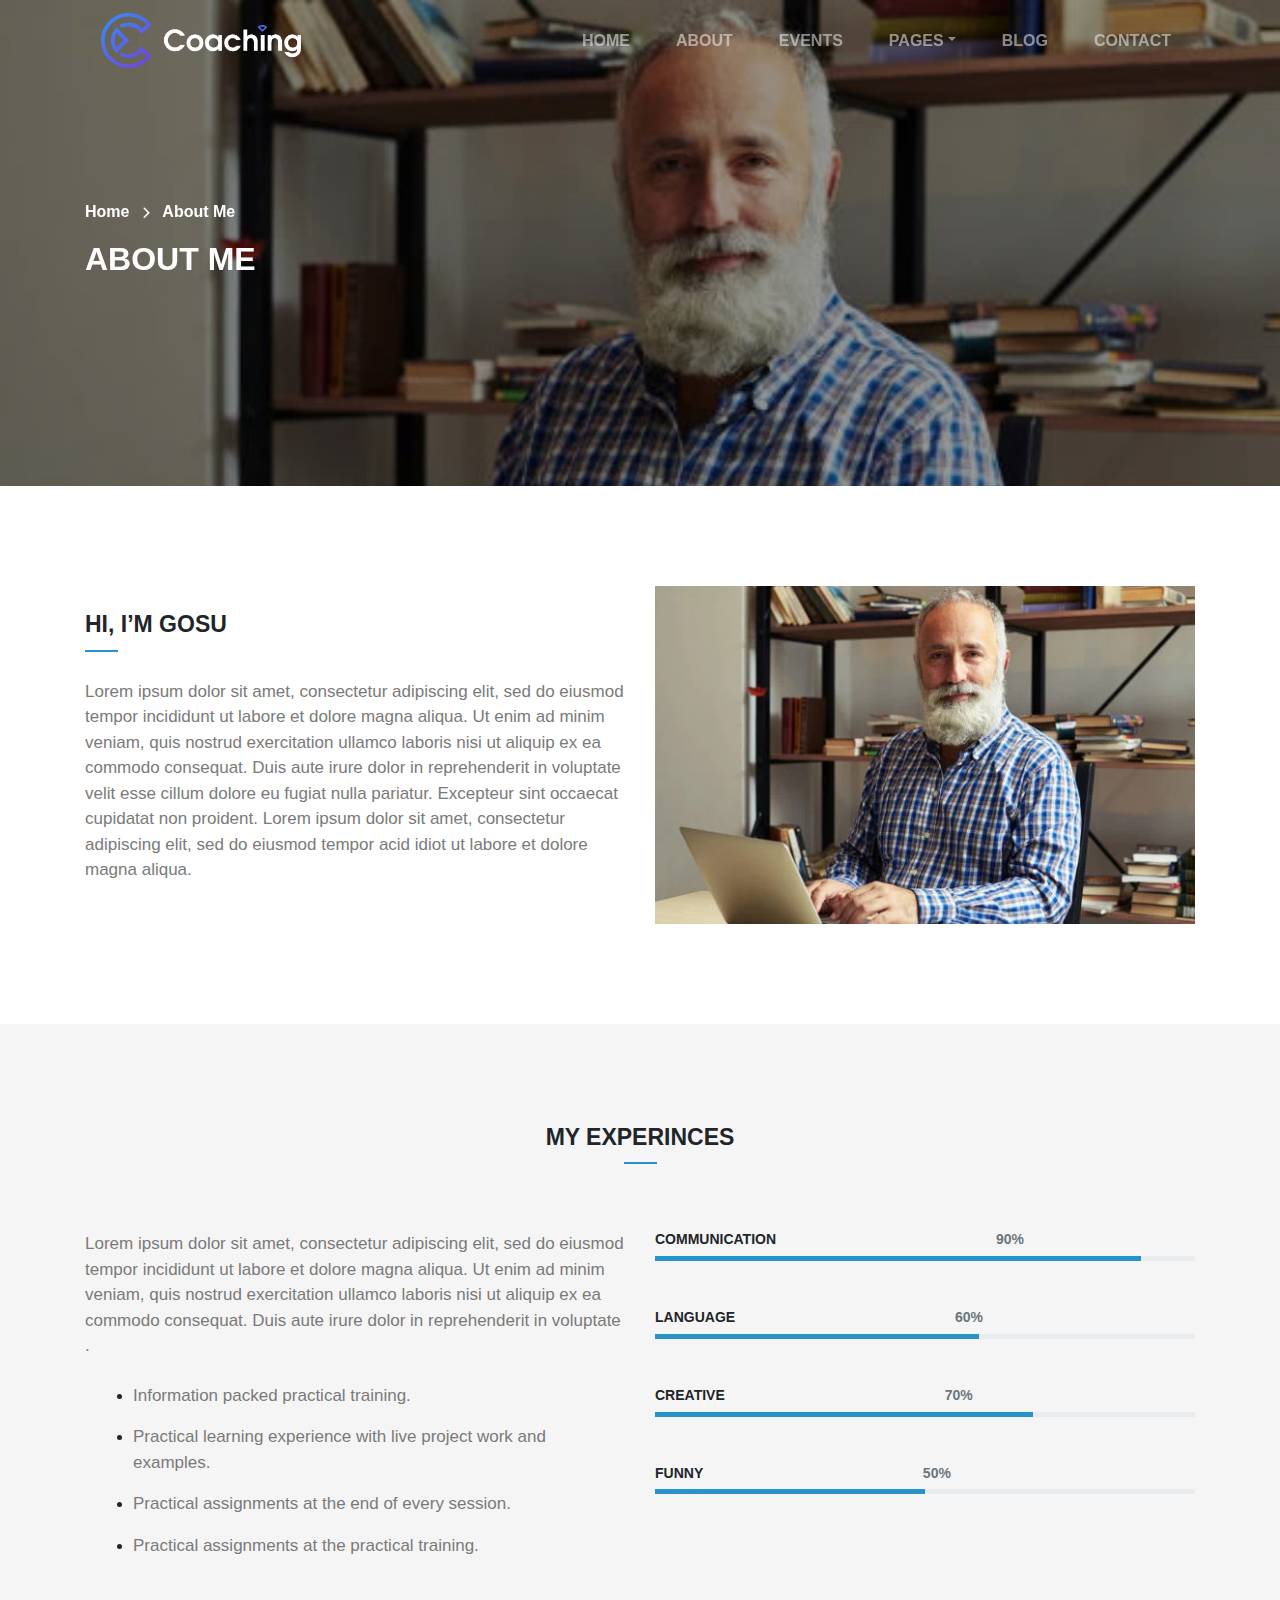
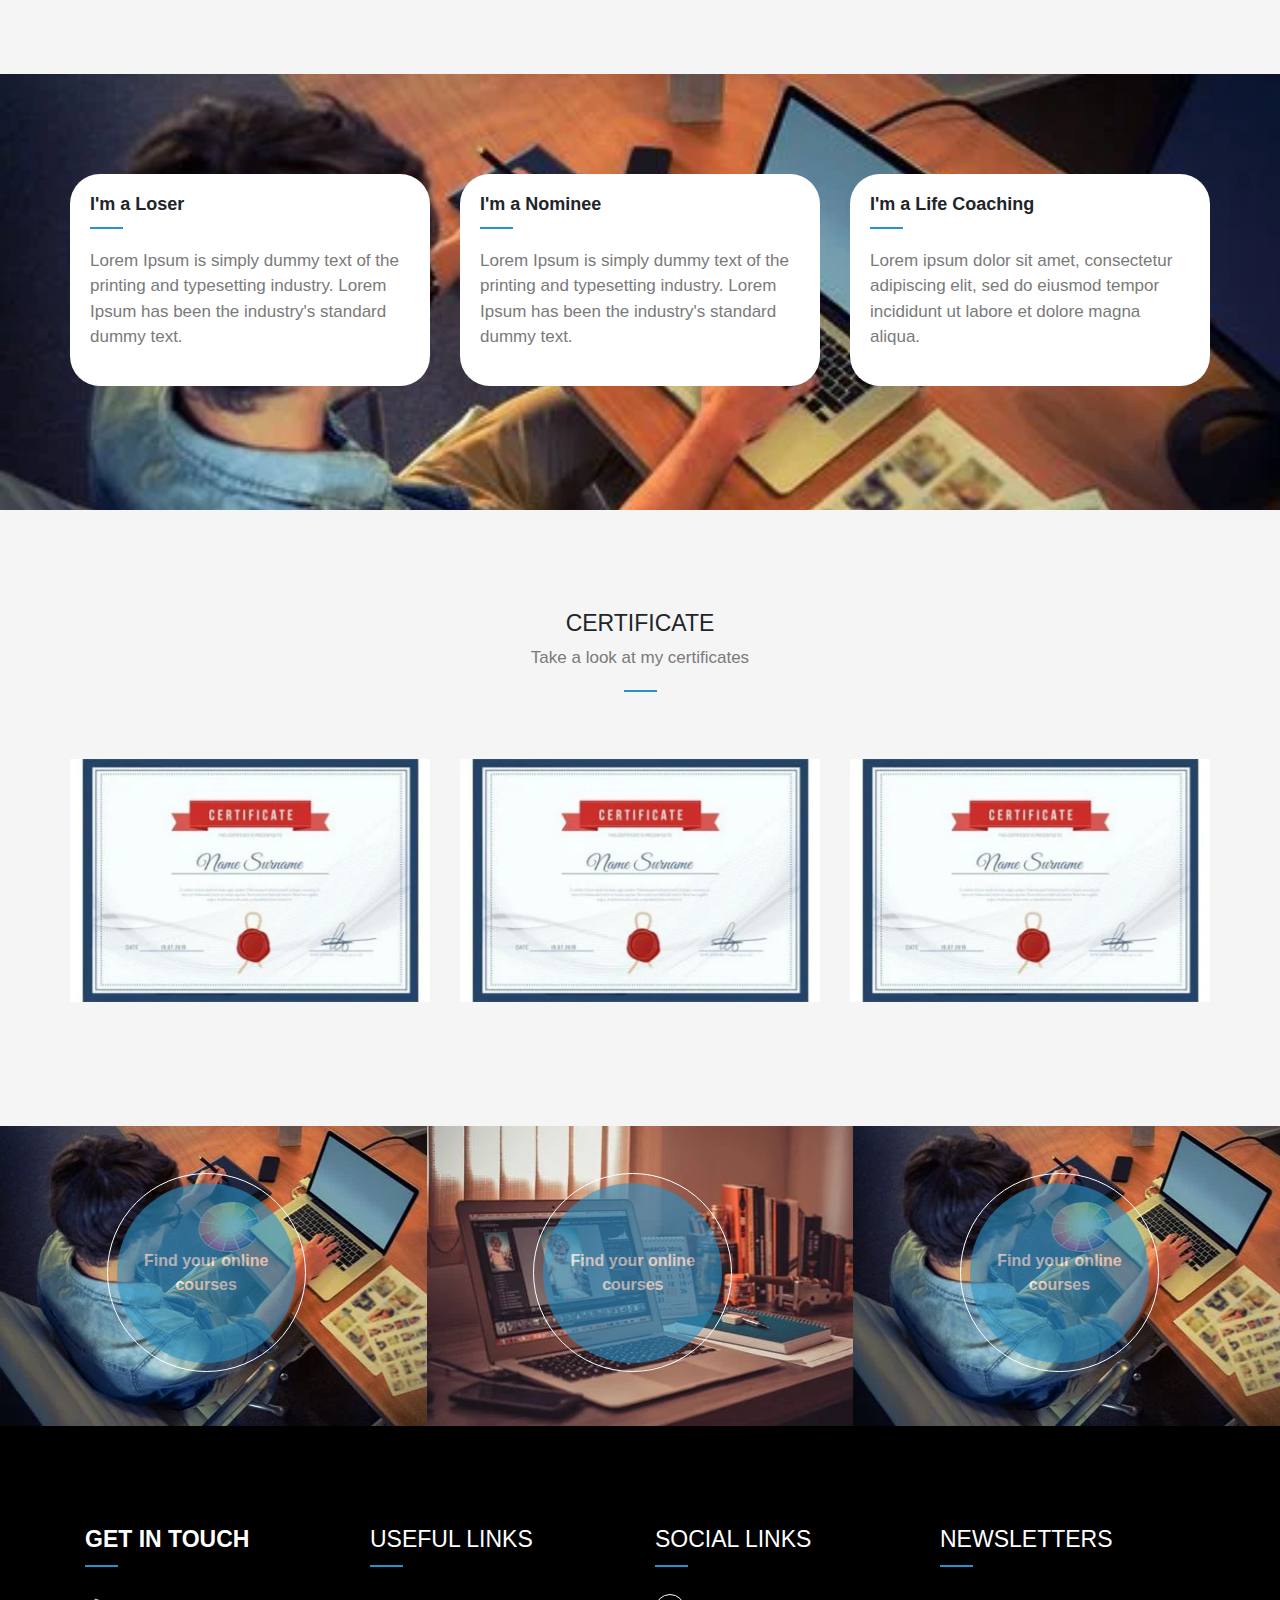
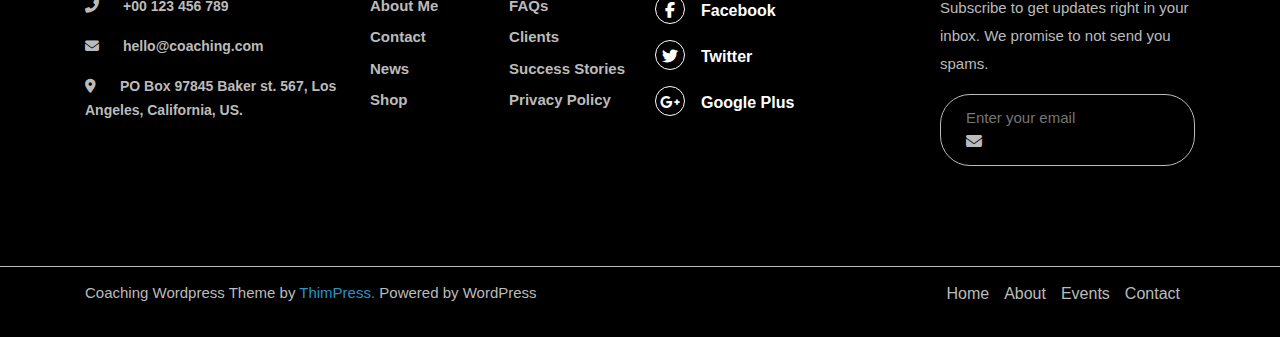
<file: demo coaching/index.html>
<!DOCTYPE html>
<html>

<head>
  <title>demo coaching</title>
  <meta charset="utf-8">
  <meta nam="viewport" content="width=device-width,initial-scale=1">
  <link rel="preconnect" href="https://fonts.googleapis.com">
  <link rel="stylesheet" href="https://cdnjs.cloudflare.com/ajax/libs/font-awesome/6.2.0/css/all.min.css">
  <link rel="stylesheet" href="https://cdnjs.cloudflare.com/ajax/libs/OwlCarousel2/2.3.4/assets/owl.carousel.min.css" />

  <link rel="stylesheet" href="css/bootstrap.min.css">
  <link rel="stylesheet" href="css/style.css">
</head>


<body>

  <header class="header">
    <div class="container">
      <nav class="navbar navbar-expand-lg  navbar-dark">
        <!-- Brand/logo -->
        <a class="navbar-brand" href="#">
          <img src="image/logo.webp" alt="logo" width="100%" class="logo-img">
        </a>

        <!-- Toggler/collapsibe Button -->
        <button class="navbar-toggler" type="button" data-toggle="collapse" data-target="#collapsibleNavbar">
          <i class="fa-solid fa-bars"></i>
        </button>


        <div class="collapse navbar-collapse" id="collapsibleNavbar">

          <!-- Links -->
          <ul class="navbar-nav ml-auto">
            <li class="nav-item">
              <a class="nav-link font-weight-bold a-home" href="#">home</a>
            </li>
            <li class="nav-item">
              <a class="nav-link font-weight-bold a-home" href="#">about</a>
            </li>
            <li class="nav-item">
              <a class="nav-link font-weight-bold a-home" href="#">events</a>
            </li>
            <li class="nav-item">
              <div class="dropdown">
                <a class="nav-link font-weight-bold dropdown-toggle a-home" href="#" data-toggle="dropdown">pages</a>
                <div class="dropdown-menu menu-page">

                  <a class="dropdown-item a-shop py-2" href="#">shop</a>
                  <a class="dropdown-item a-shop py-2" href="#">courses</a>
                  <a class="dropdown-item a-shop py-2" href="#">success stories</a>
                  <a class="dropdown-item a-shop py-2" href="#">galleries</a>
                  <a class="dropdown-item a-shop py-2" href="#">portfolio</a>
                  <a class="dropdown-item a-shop py-2 " href="#">mentenance</a>
                  <a class="dropdown-item a-shop py-2" href="#">404 page</a>
                </div>

              </div>


            </li>
            <li class="nav-item">
              <a class="nav-link font-weight-bold a-home" href="#">blog</a>
            </li>

            <li class="nav-item">
              <a class="nav-link font-weight-bold a-home" href="#">contact</a>
            </li>
          </ul>
      </nav>
    </div>
  </header>

  <!-- home-page -->

  <section class="home-page">

    <div class="container">
      <div class="home-div">
        <a href="#" class="a-about pr-2 font-weight-bold ">home</a>


        <i class="fa-solid fa-chevron-right icon-right font-weight-bold pr-2"></i>

        <a href="#" class="a-about font-weight-bold" id="a-about">about me</a>

        <h2 class="h2-about font-weight-bold pt-3">about me</h2>
      </div>
    </div>
  </section>


  <!-- gosu-section -->

  <section class="gosu-section">
    <div class="container">
      <div class="row align-items-center">
        <div class="col-12 col-md-12 col-lg-6 mb-5 mb-md-5 mb-lg-0">

          <h2 class="h2-hi font-weight-bold">HI, I’M GOSU</h2>
          <span class="span-line"></span>
          <p class="p-lorem pt-2 ">Lorem ipsum dolor sit amet, consectetur adipiscing elit, sed do eiusmod tempor
            incididunt ut labore et dolore magna aliqua. Ut enim ad minim veniam, quis nostrud exercitation ullamco
            laboris nisi ut aliquip ex ea commodo consequat. Duis aute irure dolor in reprehenderit in voluptate velit
            esse cillum dolore eu fugiat nulla pariatur. Excepteur sint occaecat cupidatat non proident. Lorem ipsum
            dolor sit amet, consectetur adipiscing elit, sed do eiusmod tempor acid idiot ut labore et dolore magna
            aliqua.</p>

        </div>

        <div class="col-12 col-md-12 col-lg-6">
          <img src="image/about-me-e1473408888274.webp" alt="" width="100%">

        </div>
      </div>
    </div>
  </section>



  <!-- my-experinces -->

  <section class="my-experinces">
    <div class="text-center pb-5">
      <h2 class="h2-hi font-weight-bold" id="h2-my"> my experinces</h2>
      <span class="span-line"></span>
    </div>

    <div class="container">
      <div class="row ">
        <div class="col-12 col-md-12 col-lg-6 mb-5 mb-md-5 mb-lg-0">
          <p class="p-lorem pb-2">Lorem ipsum dolor sit amet, consectetur adipiscing elit, sed do eiusmod tempor
            incididunt ut labore et dolore magna aliqua. Ut enim ad minim veniam, quis nostrud exercitation ullamco
            laboris nisi ut aliquip ex ea commodo consequat. Duis aute irure dolor in reprehenderit in voluptate .</p>
          <ul class="pl-5 ">

            <li class="">
              <p class="p-lorem">Information packed practical training.</p>
            </li>
            <li>
              <p class="p-lorem">Practical learning experience with live project work and examples.</p>
            </li>
            <li>
              <p class="p-lorem">Practical assignments at the end of every session.</p>
            </li>
            <li>
              <p class="p-lorem">Practical assignments at the practical training.</p>
            </li>

          </ul>

        </div>

        <div class="col-12 col-md-12 col-lg-6">

          <div class="pb-5">

            <h6 class="h6-communication font-weight-bold">COMMUNICATION <span class="span-90 text-secondary">90%</span>
            </h6>

            <div class="progress progress-div">
              <div class="progress-bar bar-div" style="width:90%"></div>
            </div>
          </div>


          <div class="pb-5">

            <h6 class="h6-communication font-weight-bold">LANGUAGE <span class="span-90 text-secondary">60%</span>
            </h6>

            <div class="progress progress-div">
              <div class="progress-bar bar-div" style="width:60%"></div>
            </div>
          </div>

          <div class="pb-5">

            <h6 class="h6-communication font-weight-bold">CREATIVE <span class="span-90 text-secondary">70%</span>
            </h6>

            <div class="progress progress-div">
              <div class="progress-bar bar-div" style="width:70%"></div>
            </div>
          </div>

          <div>

            <h6 class="h6-communication font-weight-bold">FUNNY <span class="span-90 text-secondary">50%</span>
            </h6>

            <div class="progress progress-div">
              <div class="progress-bar bar-div" style="width:50%"></div>
            </div>
          </div>

        </div>

      </div>
    </div>
  </section>



  <!-- slider-section -->
  <section class="slider-section">

    <div class="container">
      <div class="row">
        <div class="owl-carousel owl-theme" id="nine">

          <div class="item">
            <div class="col-box">
              <h2 class="h2-hi font-weight-bold" id="h2-loser">I'm a Loser</h2>
              <span class="span-line"></span>
              <p class="p-lorem">Lorem Ipsum is simply dummy text of the printing and typesetting industry. Lorem Ipsum
                has been the industry's standard dummy text.</p>

            </div>

          </div>

          <div class="item">
            <div class="col-box">
              <h2 class="h2-hi  font-weight-bold" id="h2-loser">I'm a Nominee</h2>
              <span class="span-line"></span>
              <p class="p-lorem">Lorem Ipsum is simply dummy text of the printing and typesetting industry. Lorem Ipsum
                has been the industry's standard dummy text.</p>

            </div>

          </div>

          <div class="item">
            <div class="col-box">
              <h2 class="h2-hi  font-weight-bold" id="h2-loser">I'm a Life Coaching</h2>
              <span class="span-line"></span>
              <p class="p-lorem">Lorem ipsum dolor sit amet, consectetur adipiscing elit, sed do eiusmod tempor
                incididunt ut labore et dolore magna aliqua.</p>

            </div>

          </div>


          <div class="item">
            <div class="col-box">
              <h2 class="h2-hi  font-weight-bold" id="h2-loser">Lorem ipsum dolor sit amet</h2>
              <span class="span-line"></span>
              <p class="p-lorem">Lorem ipsum dolor sit amet, consectetur adipiscing elit, sed do eiusmod tempor
                incididunt ut labore et dolore magna aliqua.</p>

            </div>

          </div>





          <div class="item">
            <div class="col-box">
              <h2 class="h2-hi  font-weight-bold" id="h2-loser">Ut enim ad minim veniam</h2>
              <span class="span-line"></span>
              <p class="p-lorem">Lorem Ipsum is simply dummy text of the printing and typesetting industry. Lorem Ipsum
                has been the industry's standard dummy text.</p>

            </div>

          </div>






        </div>
      </div>
    </div>

  </section>


  <!-- certificate-section -->

  <section class="certificate-section">
    <div class="text-center pb-5">
      <h2 class="h2-hi">CERTIFICATE </h2>
      <p class="p-lorem"> Take a look at my certificates</p>
      <span class="span-line"></span>
    </div>


    <div class="container">
      <div class="row">

        <div class="owl-carousel owl-theme" id="rashid">


          <div class="item">
            <img src="image/Layer-729.webp" alt="" width="100%">

          </div>

          <div class="item">
            <img src="image/Layer-729.webp" alt="" width="100%">

          </div>

          <div class="item">
            <img src="image/Layer-729.webp" alt="" width="100%">

          </div>

          <div class="item">
            <img src="image/Layer-729.webp" alt="" width="100%">

          </div>

          <div class="item">
            <img src="image/Layer-729.webp" alt="" width="100%">

          </div>

        </div>
      </div>
    </div>




  </section>



  <!-- image-section -->


  <section class="image-section">

    <div class="row m-0">

      <div class="col-4 p-0">
        <div class="img-box">

          <div class="online-box text-center">
            <a href="#" class="a-find font-weight-bold"><span> Find your </span>
              <strong class="">online courses</strong>
            </a>
          </div>

        </div>


      </div>


      <div class="col-4 p-0">
        <div class="img-box" id="box-2">

          <div class="online-box text-center">
            <a href="#" class="a-find font-weight-bold"><span> Find your </span>
              <strong class="">online courses</strong>
            </a>
          </div>

        </div>


      </div>


      <div class="col-4 p-0">
        <div class="img-box" id="box-3">
          <div class="online-box text-center">
            <a href="#" class="a-find font-weight-bold"><span> Find your </span>
              <strong class="">online courses</strong>
            </a>
          </div>

        </div>


      </div>
    </div>

  </section>


  <!-- footer -->

  <footer class="footer">

    <div class="container">
      <div class="row">

        <div class="col-6 col-md-6 col-lg-3 mb-5 mb-md-5 mb-lg-0">
          <div class="pb-2">
            <h2 class="h2-hi font-weight-bold text-white ">GET IN TOUCH</h2>
            <span class="span-line"></span>
          </div>

          <ul class="list-unstyled">
            <li class="pb-3"> <i class="fa-solid fa-phone-flip phone-icon pr-4"></i><a href="#"
                class="a-number font-weight-bold">+00 123 456 789</a></li>
            <li class="pb-3"> <i class="fa-solid fa-envelope phone-icon  pr-4"></i><a href="#"
                class="a-number font-weight-bold">hello@coaching.com</a></li>
            <li> <i class="fa-solid fa-location-dot phone-icon  pr-4"></i><a href="#"
                class="a-number font-weight-bold">PO Box 97845 Baker st. 567, Los Angeles, California, US.</a></li>
          </ul>


        </div>




        <div class="col-6 col-md-6 col-lg-3 mb-5 mb-md-5 mb-lg-0">

          <div class="pb-2">
            <h2 class="text-white h2-hi">USEFUL LINKS</h2>
            <span class="span-line"></span>
          </div>

          <div class="d-flex justify-content-between ">

            <ul class="list-unstyled">
              <li><a href="#" class="a-about d-inline-block font-weight-bold pb-2 ">about me</a></li>
              <li><a href="#" class="a-about d-inline-block font-weight-bold   pb-2">Contact</a></li>
              <li><a href="#" class="a-about d-inline-block font-weight-bold   pb-2">News</a></li>
              <li><a href="#" class="a-about font-weight-bold ">Shop</a></li>
            </ul>

            <ul class="list-unstyled">
              <li><a href="#" class="a-about d-inline-block font-weight-bold   pb-2">FAQs</a></li>
              <li><a href="#" class="a-about d-inline-block font-weight-bold   pb-2">Clients</a></li>
              <li><a href="#" class="a-about d-inline-block font-weight-bold   pb-2">Success Stories</a></li>
              <li><a href="#" class="a-about font-weight-bold ">Privacy policy</a></li>
            </ul>

          </div>

        </div>



        <div class="col-6 col-md-6 col-lg-3">

          <div class="pb-2">
            <h2 class="h2-hi text-white">SOCIAL LINKS</h2>
            <span class="span-line"></span>
          </div>

          <ul class="list-unstyled">
            <li class="pb-3">
              <a href="#" class="fb-a"><i class="fa-brands fa-facebook-f mr-3  fb-icon"></i><span
                  class="fb-span font-weight-bold">facebook</span></a>
            </li>
            <li class="pb-3">
              <a href="#" class="fb-a"><i class="fa-brands fa-twitter mr-3 fb-icon"></i><span
                  class="fb-span font-weight-bold">twitter</span></a>
            </li>
            <li><a href="#" class="fb-a"><i class="fa-brands fa-google-plus-g fb-icon mr-3" id="google-icon"></i><span
                  class="fb-span font-weight-bold">google plus</span></a>
            </li>
          </ul>

        </div>


        <div class="col-6 col-md-6 col-lg-3">

          <div class="pb-2">
            <h1 class="h2-hi text-white">NEWSLETTERS</h1>
            <span class="span-line"></span>
          </div>

          <p class="p-subscribe">Subscribe to get updates right in your inbox. We promise to not send you spams.</p>

          <div class="form-div">
            <input type="email" placeholder="Enter your email" class="input-email">
            <a href="#" class="a-message"><i class="fa-solid fa-envelope message-icon"></i></a>
          </div>
        </div>

      </div>
    </div>





  </footer>


  <!-- copyright-div -->
  <div class="copyright-div">
    <div class="container">

      <div class="d-flex">

        <p class="p-coaching"><a href="#" class="a-coaching"> Coaching Wordpress Theme </a> by<a href="#"
            class="a-coaching" id="a-thimpress"> ThimPress.</a> Powered by WordPress</p>



        <ul class="ml-auto list-unstyled d-flex">
          <li><a href="#" class="a-event">home</a></li>
          <li><a href="#" class="a-event">About </a></li>
          <li><a href="#" class="a-event">Events </a></li>
          <li><a href="#" class="a-event">Contact</a></li>
        </ul>







      </div>

    </div>
  </div>
















  <script src="js/jquery-3.2.1.slim.min.js"></script>
  <script src="js/bootstrap.bundle.min.js"></script>
  <script src="https://cdnjs.cloudflare.com/ajax/libs/OwlCarousel2/2.3.4/owl.carousel.min.js"></script>


  <script>
    $(function () {
      var owl = $("#nine");
      owl.owlCarousel({
        items: 3,
        margin: 30,
        loop: true,
        nav: false,


        responsive: {
          0: {
            items: 1
          },
          768: {
            items: 2
          },
          992: {
            items: 2
          },

          1200: {
            items: 3

          }
        }

      });
    });
  </script>


  <script>
    $(function () {
      var owl = $("#rashid");
      owl.owlCarousel({
        items: 3,
        margin: 30,
        loop: true,
        nav: false,


        responsive: {
          0: {
            items: 1
          },
          768: {
            items: 2
          },
          992: {
            items: 2
          },

          1200: {
            items: 3

          }
        }

      });
    });
  </script>


</body>

</html>
</file>
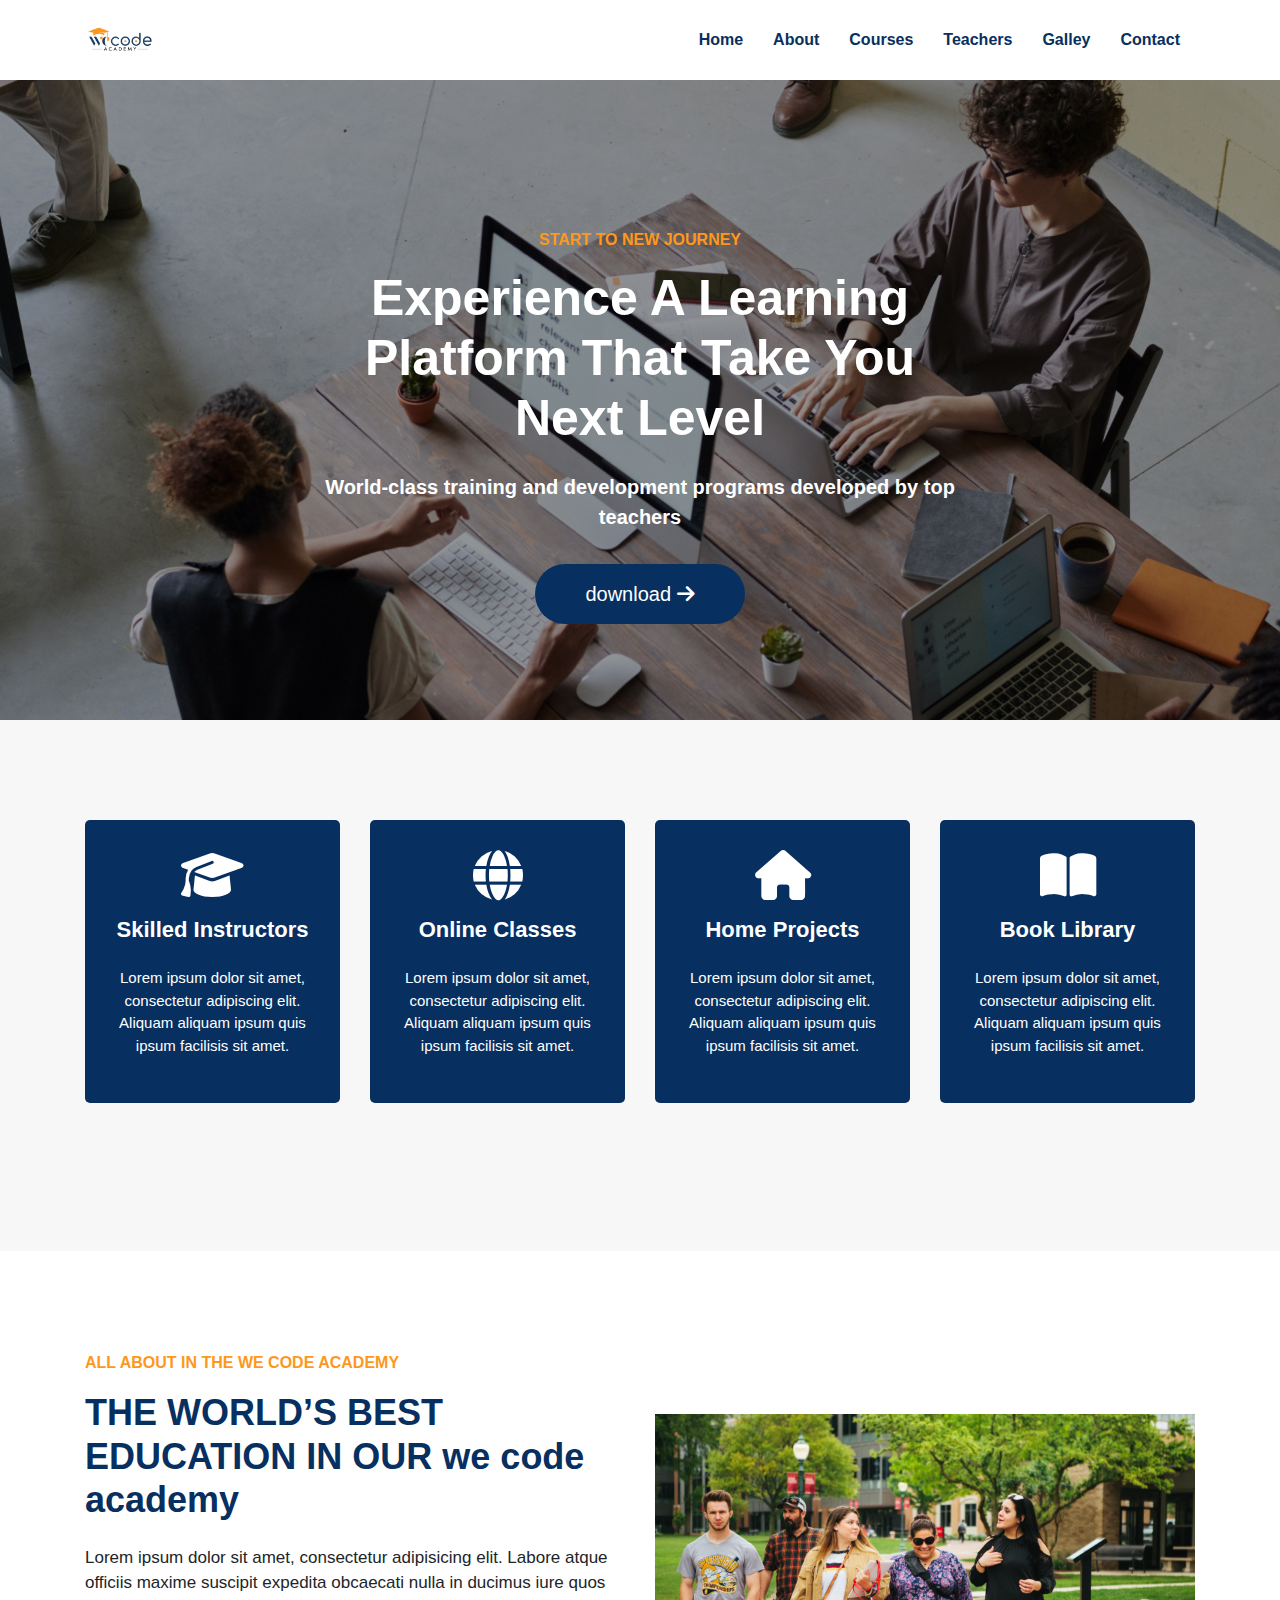
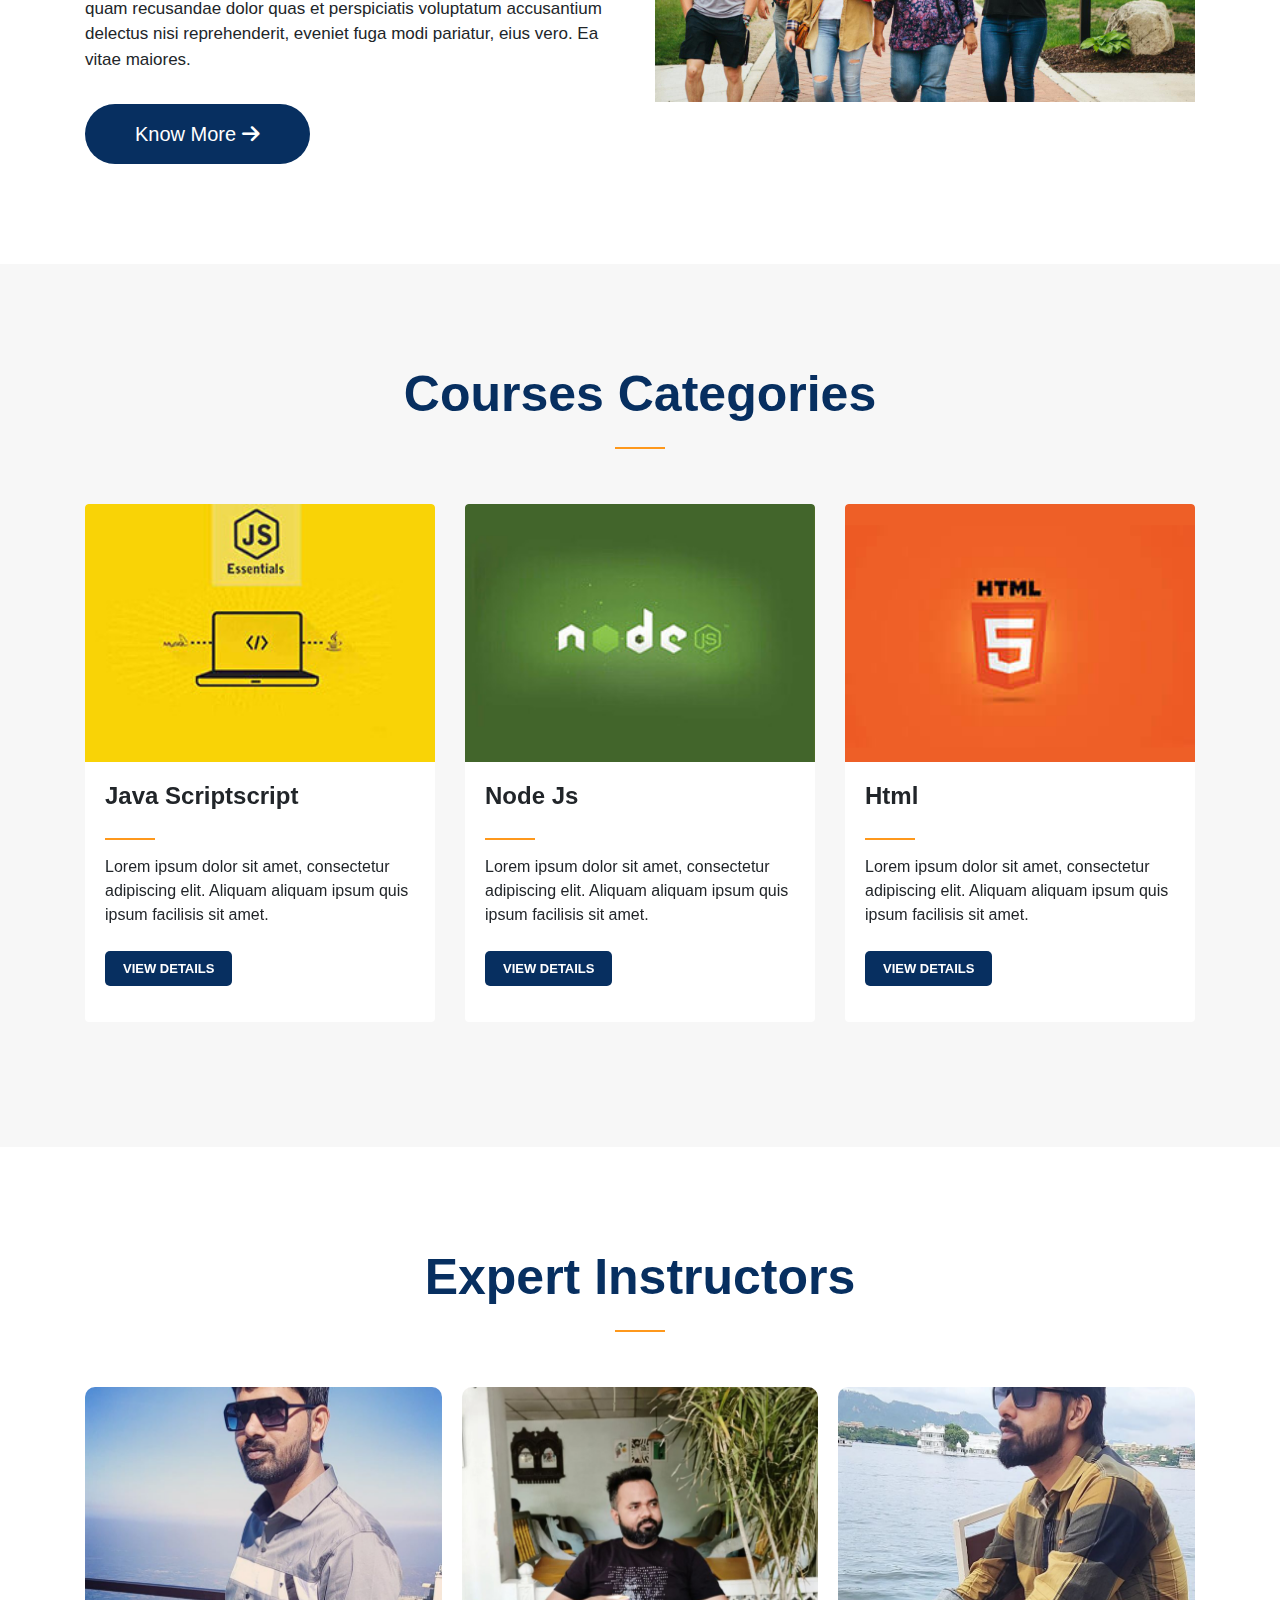
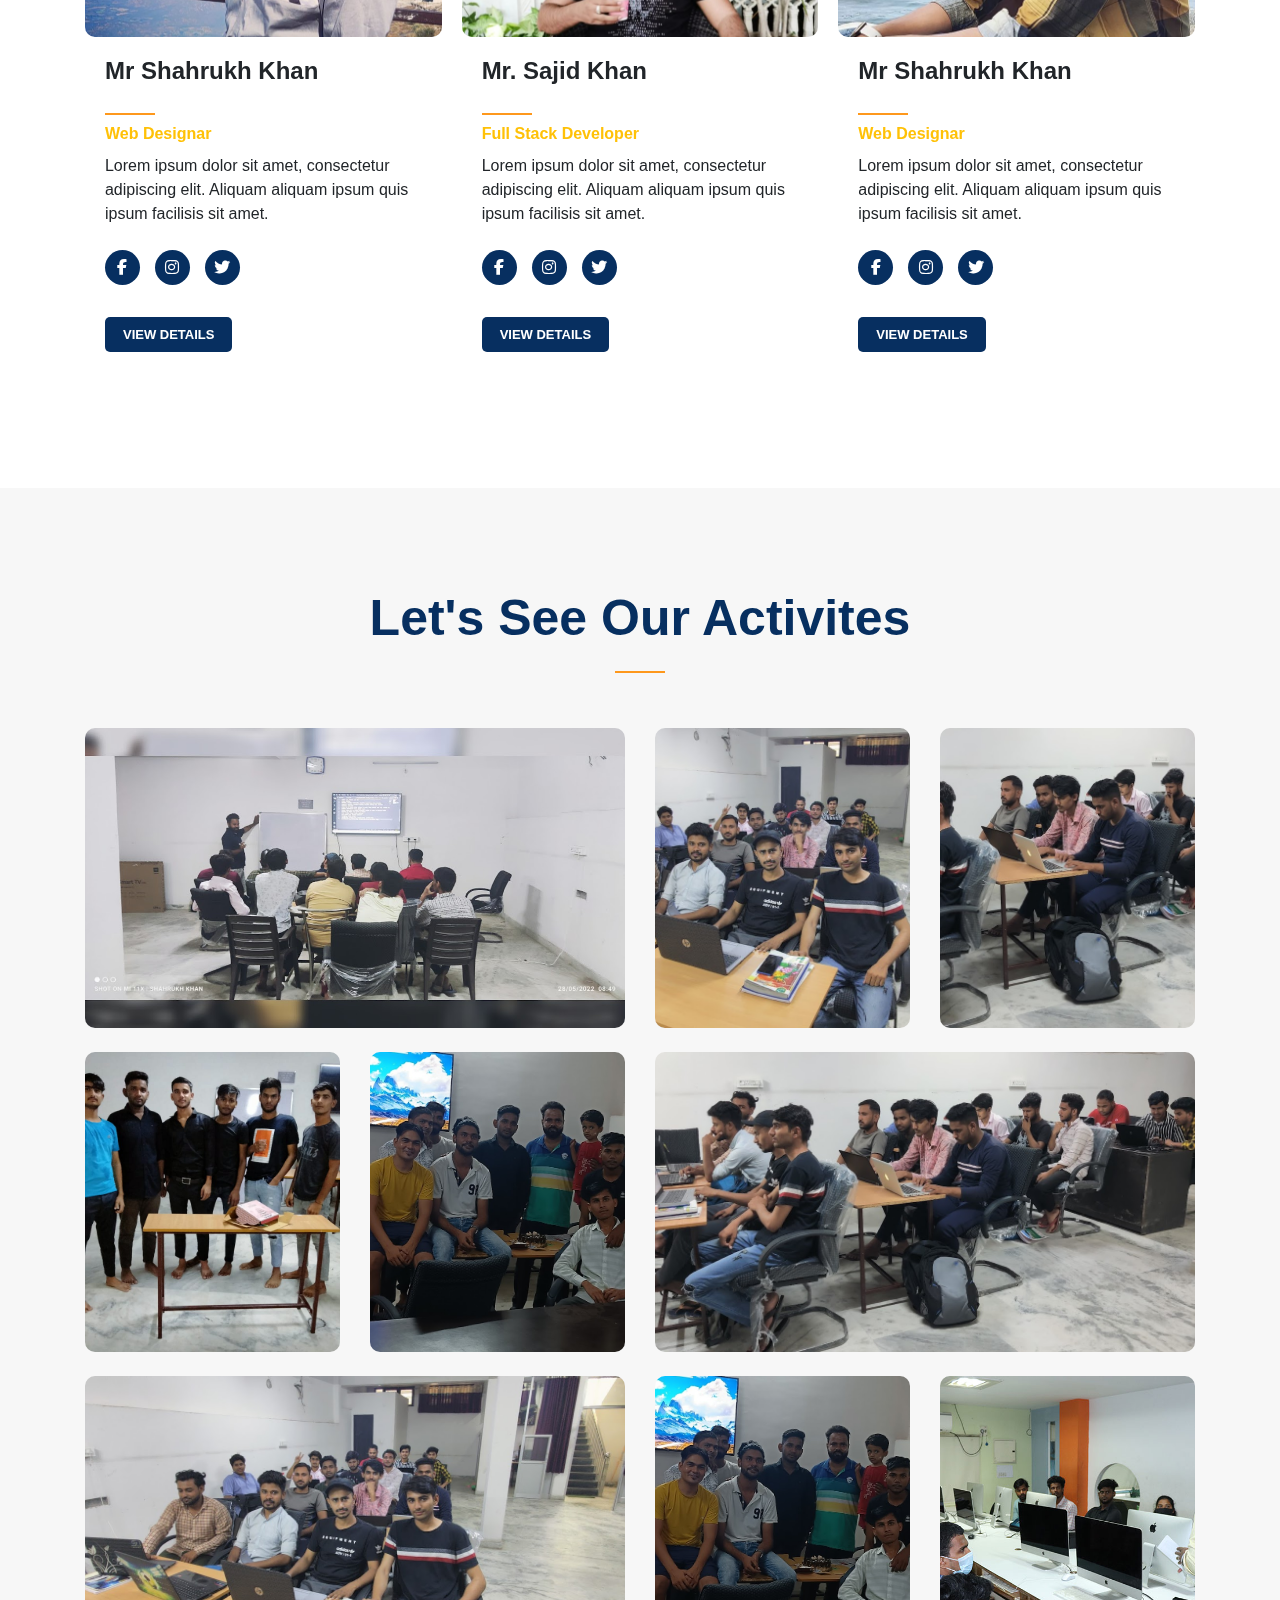
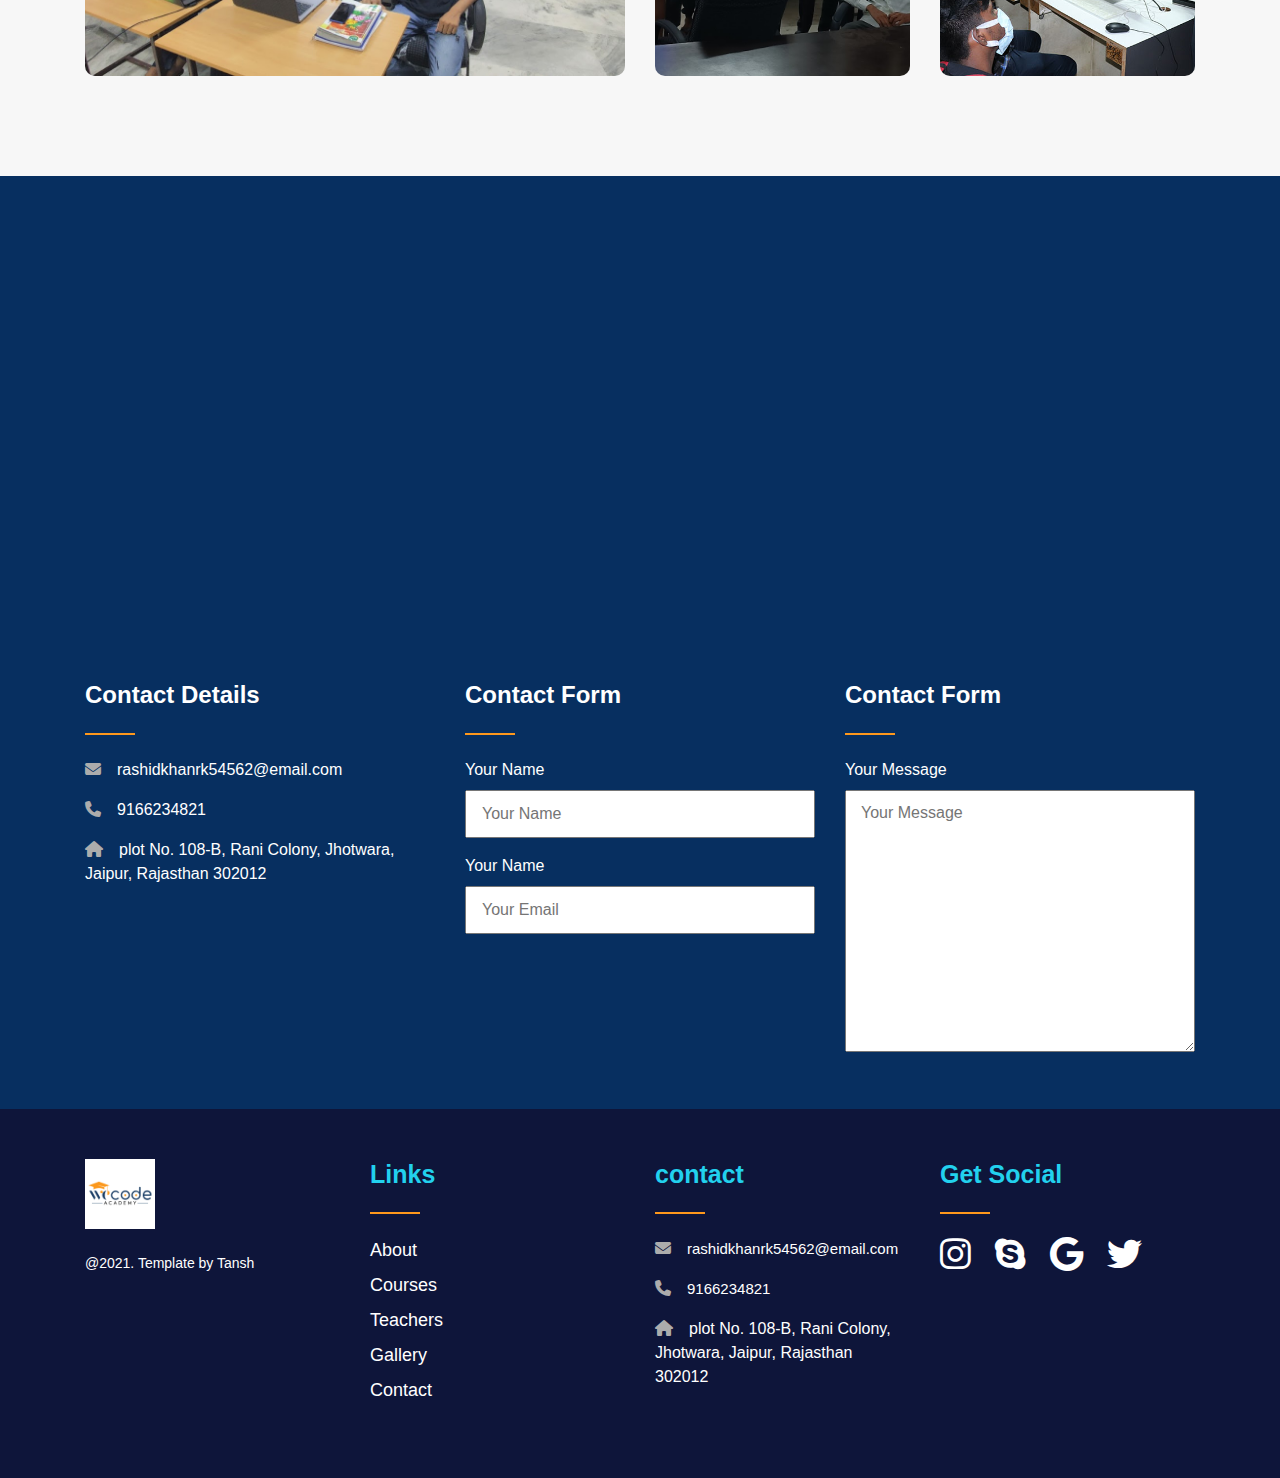
<file: wecodeacademy/index.html>
<!DOCTYPE html>
<html>

<head>
    <title>we code academy</title>
    <meta charset="utf-8">
    <meta name="viewport" content="width=device-width,initial,scale=1">
    <link rel="stylesheet" href="https://fonts.googleapis.com/css?family=Sofia">

    <link rel="stylesheet" href="https://cdnjs.cloudflare.com/ajax/libs/font-awesome/6.2.1/css/all.min.css">
    <link rel="stylesheet"
        href="https://cdnjs.cloudflare.com/ajax/libs/OwlCarousel2/2.3.4/assets/owl.carousel.min.css" />
    <link rel="stylesheet"
        href="https://cdnjs.cloudflare.com/ajax/libs/OwlCarousel2/2.3.4/assets/owl.carousel.min.css" />

    <link rel="stylesheet" href="css/bootstrap.min.css">

    <link rel="stylesheet" href="css/style.css">

</head>

<body>


    <!-- header-1 -->
    <header class="header-1">
        <div class="container">

            <nav class="navbar navbar-expand-lg  navbar-light p-0">
                <!-- Brand/logo -->
                <a class="navbar-brand" href="#">
                    <img src="image/cc5a3ce6-5339-4018-ab99-9de45abe982c.jpg" alt="logo" width="70px" height="70px">
                </a>

                <button class="navbar-toggler" type="button" data-toggle="collapse" data-target="#collapsibleNavbar">
                    <i class="fa-sharp fa-solid fa-bars"></i>
                </button>

                <!-- Links -->
                <div class="collapse navbar-collapse" id="collapsibleNavbar">
                    <ul class="navbar-nav ml-auto">
                        <li class="nav-item">
                            <a class="nav-link " href="#" id="a-home">home</a>
                        </li>
                        <li class="nav-item">
                            <a class="nav-link " href="#" id="a-home">about</a>
                        </li>

                        <li class="nav-item">
                            <a class="nav-link" href="#" id="a-home">courses</a>
                        </li>


                        <li class="nav-item">
                            <a class="nav-link" href="#" id="a-home">teachers</a>
                        </li>

                        <li class="nav-item">
                            <a class="nav-link " href="#" id="a-home">galley</a>
                        </li>
                        <li class="nav-item">
                            <a class="nav-link " href="#" id="a-home">contact</a>
                        </li>
                    </ul>

                </div>
            </nav>
        </div>
    </header>


    <!-- home -->

    <section class="home">

        <div class="container">


            <div class="text-center home-div py-5">
                <span class="span-start font-weight-bold d-inline-block  ">START TO NEW JOURNEY</span>
                <h2 class="h2-experience font-weight-bold text-capitalize text-white   py-3">Experience a learning
                    platform that take you
                    next level
                </h2>
                <p class="p-world font-weight-bold text-white pb-3">World-class training and development programs
                    developed by top
                    teachers

                </p>
                <a href="#" class="a-download mb-5">download <i class="fa-solid fa-arrow-right"></i></a>


            </div>
        </div>
    </section>


    <!-- home-page -->
    <section class="home-page">

        <div class="container">
            <div class="row">
                <div class="col-12 col-md-6 col-lg-3 mb-5">
                    <div class="local-div text-center">
                        <i class="fa-solid fa-graduation-cap icon-cap"></i>

                        <h5 class="h5-skilled font-weight-bold text-capitalize py-3">Skilled Instructors</h5>
                        <p class="p-world" id="p-lorem">Lorem ipsum dolor sit amet, consectetur adipiscing elit. Aliquam
                            aliquam ipsum quis ipsum facilisis sit amet.</p>

                    </div>
                </div>

                <div class="col-12 col-md-6 col-lg-3 mb-5">
                    <div class="local-div text-center">
                        <i class="fa-solid fa-globe icon-cap"></i>

                        <h5 class="h5-skilled font-weight-bold text-capitalize py-3">Online Classes</h5>
                        <p class="p-world" id="p-lorem">Lorem ipsum dolor sit amet, consectetur adipiscing elit. Aliquam
                            aliquam ipsum quis ipsum facilisis sit amet.</p>

                    </div>
                </div>

                <div class="col-12 col-md-6 col-lg-3 mb-5">
                    <div class="local-div text-center">
                        <i class="fa-solid fa-house icon-cap"></i>

                        <h5 class="h5-skilled font-weight-bold text-capitalize py-3">Home Projects</h5>
                        <p class="p-world" id="p-lorem">Lorem ipsum dolor sit amet, consectetur adipiscing elit. Aliquam
                            aliquam ipsum quis ipsum facilisis sit amet.</p>

                    </div>
                </div>

                <div class="col-12 col-md-6 col-lg-3 mb-5">
                    <div class="local-div text-center">
                        <i class="fa-solid fa-book-open icon-cap"></i>
                        <h5 class="h5-skilled font-weight-bold text-capitalize py-3">Book Library</h5>
                        <p class="p-world" id="p-lorem">Lorem ipsum dolor sit amet, consectetur adipiscing elit. Aliquam
                            aliquam ipsum quis ipsum facilisis sit amet.</p>

                    </div>
                </div>



            </div>
        </div>
    </section>

    <!-- about-section -->

    <section class="about-section">
        <div class="container ">
            <div class="row align-items-center">
                <div class="col-12 col-md-12 col-lg-6 mb-5 mb-md-5 mb-lg-0">
                    <span class="span-start font-weight-bold"> ALL ABOUT IN THE WE CODE ACADEMY</span>
                    <h2 class="h2-experience font-weight-bold py-3" id="h2-the">THE WORLD’S BEST EDUCATION IN OUR we
                        code academy</h2>
                    <p class="p-world pb-3" id="p-lorem">Lorem ipsum dolor sit amet, consectetur adipisicing elit.
                        Labore atque officiis maxime suscipit expedita obcaecati nulla in ducimus iure quos quam
                        recusandae dolor quas et perspiciatis voluptatum accusantium delectus nisi reprehenderit,
                        eveniet fuga modi pariatur, eius vero. Ea vitae maiores.</p>
                    <a href="#" class="a-download text-capitalize">know more <i class="fa-solid fa-arrow-right"></i></a>

                </div>

                <div class="col-12 col-md-12 col-lg-6">
                    <div>
                        <a href="#"> <img src="image/campus-tour.jpg" alt="" width="100%"></a>
                    </div>

                </div>


            </div>
        </div>
    </section>


    <!-- courses-section -->

    <section class="courses-section">
        <div class="container">
            <div class="text-center pb-5">
                <h2 class="h2-experience font-weight-bold text-capitalize">Courses Categories</h2>
                <span class="line-span"></span>
            </div>


            <div class="owl-carousel owl-theme" id="rashid">
                <div class="item">
                    <div class="card card-box ">
                        <img class="card-img-top img-course" src="image/5.jpg" alt="Card image" style="width:100%">
                        <div class="card-body ">
                            <h4 class="card-title font-weight-bold text-capitalize">java scriptscript</h4>
                            <span class="line-span"></span>
                            <p class="card-text py-2">Lorem ipsum dolor sit amet, consectetur adipiscing elit. Aliquam
                                aliquam ipsum quis ipsum facilisis sit amet.</p>
                            <a href="#" class=" a-view mb-3">view details</a>
                        </div>
                    </div>


                </div>

                <div class="item">
                    <div class="card card-box ">
                        <img class="card-img-top img-course" src="image/6.jpg" alt="Card image" style="width:100%">
                        <div class="card-body">
                            <h4 class="card-title font-weight-bold text-capitalize">node js</h4>
                            <span class="line-span"></span>
                            <p class="card-text py-2">Lorem ipsum dolor sit amet, consectetur adipiscing elit. Aliquam
                                aliquam ipsum quis ipsum facilisis sit amet.</p>
                            <a href="#" class=" a-view mb-3">view details</a>
                        </div>
                    </div>

                </div>


                <div class="item">
                    <div class="card card-box ">
                        <img class="card-img-top img-course" src="image/7.jpg" alt="Card image" style="width:100%">
                        <div class="card-body">
                            <h4 class="card-title font-weight-bold text-capitalize">html </h4>
                            <span class="line-span"></span>
                            <p class="card-text py-2">Lorem ipsum dolor sit amet, consectetur adipiscing elit. Aliquam
                                aliquam ipsum quis ipsum facilisis sit amet.</p>
                            <a href="#" class=" a-view mb-3">view details</a>
                        </div>
                    </div>
                </div>


                <div class="item">
                    <div class="card card-box ">
                        <img class="card-img-top img-course" src="image/8.jpg" alt="Card image" style="width:100%">
                        <div class="card-body">
                            <h4 class="card-title font-weight-bold text-capitalize">photoshop</h4>
                            <span class="line-span"></span>
                            <p class="card-text py-2">Lorem ipsum dolor sit amet, consectetur adipiscing elit. Aliquam
                                aliquam ipsum quis ipsum facilisis sit amet.</p>
                            <a href="#" class=" a-view mb-3">view details</a>
                        </div>
                    </div>

                </div>


                <div class="item">
                    <div class="card card-box ">
                        <img class="card-img-top img-course"  alt="Card image"  src="image/6.jpg"
                            style="width:100%" height="258px">
                        <div class="card-body">
                            <h4 class="card-title font-weight-bold text-capitalize">java</h4>
                            <span class="line-span"></span>
                            <p class="card-text py-2">Lorem ipsum dolor sit amet, consectetur adipiscing elit. Aliquam
                                aliquam ipsum quis ipsum facilisis sit amet.</p>
                            <a href="#" class=" a-view mb-3">view details</a>
                        </div>
                    </div>

                </div>


                <div class="item">
                    <div class="card card-box ">
                        <img class="card-img-top img-course" src="image/7.jpg" alt="Card image" style="width:100%">
                        <div class="card-body">
                            <h4 class="card-title font-weight-bold text-capitalize">html</h4>
                            <span class="line-span"></span>
                            <p class="card-text py-2">Lorem ipsum dolor sit amet, consectetur adipiscing elit. Aliquam
                                aliquam ipsum quis ipsum facilisis sit amet.</p>
                            <a href="#" class=" a-view mb-3">view details</a>
                        </div>
                    </div>

                </div>


            </div>
        </div>

    </section>


    <!-- teachers-section -->
    <section class="teachers-section">
        <div class="container">
            <div class="text-center ">
                <h2 class="h2-experience font-weight-bold text-capitalize">Expert Instructors</h2>
                <span class="line-span"></span>
            </div>


            <div class="owl-carousel  boos-1 pt-5 no-gutters" id="khan">

                <div class="item">
                    <div class="card card-box ">
                        <img class="card-img-top card-img" src="image/b346308d-0cd6-43e8-b55e-b3f1e8a77004.jpg"
                            alt="Card image" style="width:100%" height="250px">
                        <div class="card-body">
                            <h4 class="card-title text-capitalize font-weight-bold">mr shahrukh khan</h4>
                            <span class="line-span"></span>
                            <span class="d-block font-weight-bold text-warning text-capitalize">web designar</span>
                            <p class="card-text py-2">Lorem ipsum dolor sit amet, consectetur adipiscing elit. Aliquam
                                aliquam ipsum quis ipsum facilisis sit amet.</p>

                            <ul class="list-unstyled d-flex">
                                <li><a href="#" class="a-icon"><i class="fa-brands fa-facebook-f fb-icon"></i></a></li>
                                <li><a href="#" class="a-icon"><i class="fa-brands fa-instagram fb-icon"></i> </a></li>
                                <li><a href="#" class="a-icon"><i class="fa-brands fa-twitter fb-icon"></i></a></li>
                            </ul>

                            <a href="#" class=" a-view my-3">view details</a>
                        </div>
                    </div>

                </div>

                <div class="item">
                    <div class="card card-box ">
                        <img class="card-img-top card-img" src="image/b3f97b0f-1eaa-46b9-8b14-0a54e4e00b80.jpg"
                            alt="Card image" style="width:100%" height="250px">
                        <div class="card-body">
                            <h4 class="card-title text-capitalize font-weight-bold">mr. sajid khan</h4>
                            <span class="line-span"></span>
                            <span class="d-block font-weight-bold text-warning text-capitalize">full stack
                                developer</span>
                            <p class="card-text py-2">Lorem ipsum dolor sit amet, consectetur adipiscing elit. Aliquam
                                aliquam ipsum quis ipsum facilisis sit amet.</p>

                            <ul class="list-unstyled d-flex">
                                <li><a href="#" class="a-icon"><i class="fa-brands fa-facebook-f fb-icon"></i></a></li>
                                <li><a href="#" class="a-icon"><i class="fa-brands fa-instagram fb-icon"></i> </a></li>
                                <li><a href="#" class="a-icon"><i class="fa-brands fa-twitter fb-icon"></i></a></li>
                            </ul>

                            <a href="#" class=" a-view my-3">view details</a>
                        </div>
                    </div>

                </div>

                <div class="item">
                    <div class="card card-box ">
                        <img class="card-img-top card-img" src="image/1a09ea09-25e0-4877-aa69-d22f1b011341.jpg"
                            alt="Card image" style="width:100%" height="250px">
                        <div class="card-body">
                            <h4 class="card-title text-capitalize font-weight-bold">mr shahrukh khan</h4>
                            <span class="line-span"></span>
                            <span class="d-block font-weight-bold text-warning text-capitalize">web designar</span>
                            <p class="card-text py-2">Lorem ipsum dolor sit amet, consectetur adipiscing elit. Aliquam
                                aliquam ipsum quis ipsum facilisis sit amet.</p>

                            <ul class="list-unstyled d-flex">
                                <li><a href="#" class="a-icon"><i class="fa-brands fa-facebook-f fb-icon"></i></a></li>
                                <li><a href="#" class="a-icon"><i class="fa-brands fa-instagram fb-icon"></i> </a></li>
                                <li><a href="#" class="a-icon"><i class="fa-brands fa-twitter fb-icon"></i></a></li>
                            </ul>

                            <a href="#" class=" a-view my-3">view details</a>
                        </div>
                    </div>

                </div>


                <div class="item">
                    <div class="card card-box ">
                        <img class="card-img-top card-img" src="image/7591f7a9-f976-42c2-8ce6-fd9784b72342.jpg"
                            alt="Card image" style="width:100%" height="250px">
                        <div class="card-body">
                            <h4 class="card-title text-capitalize font-weight-bold">mr. sajid khan</h4>
                            <span class="line-span"></span>
                            <span class="d-block font-weight-bold text-warning text-capitalize">full stack
                                developer</span>
                            <p class="card-text py-2">Lorem ipsum dolor sit amet, consectetur adipiscing elit. Aliquam
                                aliquam ipsum quis ipsum facilisis sit amet.</p>

                            <ul class="list-unstyled d-flex">
                                <li><a href="#" class="a-icon"><i class="fa-brands fa-facebook-f fb-icon"></i></a></li>
                                <li><a href="#" class="a-icon"><i class="fa-brands fa-instagram fb-icon"></i> </a></li>
                                <li><a href="#" class="a-icon"><i class="fa-brands fa-twitter fb-icon"></i></a></li>
                            </ul>

                            <a href="#" class=" a-view my-3">view details</a>
                        </div>
                    </div>

                </div>

            </div>
        </div>

    </section>


    <!-- gallery-section -->

    <section class="gallery-section">
        <div class="container">

            <div class="text-center pb-5">
                <h2 class="h2-experience font-weight-bold text-capitalize">Let's See Our Activites</h2>
                <span class="line-span"></span>
            </div>


            <div class="row">

                <div class="col-12 col-md-12 col-lg-6 mb-4">
                    <div class="box-img ">
                        <img src="image/2022-05-27.jpg" alt="" width="100%" height="300px" class="gallery-img">
                        <div class="box">
                            <a href="#" class="annu">+</a>
                        </div>
                    </div>
                </div>

                <div class="col-6 col-md-6 col-lg-3 mb-4 mb-md-5 mb-lg-0">
                    <div class="box-img">
                        <img src="image/2022-06-02 (1).jpg" alt="" width="100%" height="300px" class="gallery-img">
                        <div class="box">
                            <a href="#" class="annu">+</a>
                        </div>

                    </div>
                </div>

                <div class="col-6 col-md-6 col-lg-3  mb-4 mb-md-4 mb-lg-0">
                    <div class="box-img ">
                        <img src="image/2022-06-02 (2).jpg" alt="" width="100%" height="300px" class="gallery-img">
                        <div class="box">
                            <a href="#" class="annu">+</a>
                        </div>

                    </div>
                </div>

                <div class="col-6 col-md-6 col-lg-3 mb-4">
                    <div class="box-img ">
                        <img src="image/c7941b86-83ca-4472-82d0-04ce8e91f5d7.jpg" alt="" width="100%" height="300px"
                            class="gallery-img">
                        <div class="box">
                            <a href="#" class="annu">+</a>
                        </div>

                    </div>
                </div>


                <div class="col-6 col-md-6 col-lg-3">
                    <div class="box-img ">
                        <img src="image/2022-07-08.jpg" alt="" width="100%" height="300px" class="gallery-img">
                        <div class="box">
                            <a href="#" class="annu">+</a>
                        </div>

                    </div>
                </div>


                <div class="col-12 col-md-12 col-lg-6">
                    <div class="box-img ">
                        <img src="image/2022-06-02 (2).jpg" alt="" width="100%" height="300px" class="gallery-img">
                        <div class="box">
                            <a href="#" class="annu">+</a>
                        </div>

                    </div>
                </div>

                <div class="col-12 col-md-12 col-lg-6 my-4 my-md-4 my-lg-0">
                    <div class="box-img ">
                        <img src="image/2022-06-02 (1).jpg" alt="" width="100%" height="300px" class="gallery-img">
                        <div class="box">
                            <a href="#" class="annu">+</a>
                        </div>


                    </div>
                </div>

                <div class="col-6 col-md-6 col-lg-3">
                    <div class="box-img ">
                        <img src="image/2022-07-08.jpg" alt="" width="100%" height="300px" class="gallery-img">
                        <div class="box">
                            <a href="#" class="annu">+</a>
                        </div>

                    </div>
                </div>

                <div class="col-6 col-md-6 col-lg-3 ">
                    <div class="box-img ">
                        <img src="image/2.jpg" alt="" width="100%" height="300px" class="gallery-img">
                        <div class="box">
                            <a href="#" class="annu">+</a>
                        </div>

                    </div>
                </div>



            </div>
        </div>

    </section>


    <!-- contact-section -->

    <section class="contact-section">
        <iframe
            src="https://www.google.com/maps/embed?pb=!1m14!1m8!1m3!1d14225.668824327391!2d75.7389501!3d26.9536844!3m2!1i1024!2i768!4f13.1!3m3!1m2!1s0x0%3A0xf6006b799543988!2sWeCode%20Academy!5e0!3m2!1sen!2sin!4v1671101939423!5m2!1sen!2sin"
            width="100%" height="450" style="border:0;" allowfullscreen="" loading="lazy"
            referrerpolicy="no-referrer-when-downgrade"></iframe>

        <div class="container">
            <div class="row">

                <div class="col-12 col-md-6 col-lg-4">
                    <div class="pt-5">
                        <h4 class="text-white text-capitalize font-weight-bold"> Contact Details</h4>
                        <span class="line-span"></span>
                    </div>

                    <ul class="list-unstyled pt-3">
                        <li class="pb-3"><i class="fa-solid fa-envelope email-icon mr-3"></i><a href="#"
                                class="a-email">rashidkhanrk54562@email.com</a></li>
                        <li class="pb-3"><i class="fa-solid fa-phone email-icon mr-3"></i><span
                                class="span-number text-white">9166234821</span></li>
                        <li><i class="fa-solid fa-house email-icon mr-3"></i><span class="span-number text-white">plot
                                No. 108-B, Rani Colony, Jhotwara, Jaipur,
                                Rajasthan 302012</span></li>
                    </ul>


                </div>



                <div class="col-12 col-md-6 col-lg-4">
                    <div class="pt-5">
                        <h4 class="text-white text-capitalize font-weight-bold "> contact form</h4>
                        <span class="line-span"></span>
                    </div>

                    <div class="py-3">
                        <label for="" class="text-white d-block text-capitalize">your name</label>
                        <input type="text" placeholder="your name" class="input-name">
                    </div>

                    <div>
                        <label for="" class="text-white d-block text-capitalize">your name</label>
                        <input type="email" placeholder="your email" class="input-name">
                    </div>



                </div>


                <div class="col-12 col-md-12 col-lg-4">
                    <div class="pt-5">
                        <h4 class="text-white text-capitalize font-weight-bold"> contact form</h4>
                        <span class="line-span"></span>
                    </div>

                    <div class="pt-3">
                        <label class="text-white d-block text-capitalize">your message</label>
                        <textarea name="" id="" cols="30" rows="10" placeholder="your message"
                            class="input-name"></textarea>

                    </div>
                </div>


            </div>
        </div>
    </section>


    <!-- footer -->

    <footer class="footer">

        <div class="container">
            <div class="row">
                <div class="col-12 col-md-6 col-lg-3">

                    <img src="image/290829397_456626173132192_2673597889405440885_n.jpg" alt="" class="img-light"
                        width="70px" height="70px">
                    <p class="text-white p-template pt-4">@2021. Template by Tansh</p>

                </div>

                <div class="col-12 col-md-6 col-lg-3">
                    <div>
                        <h2 class="h2-links">Links</h2>
                        <span class="line-span"></span>
                    </div>

                    <ul class="list-unstyled pt-3">
                        <li><a href="#" class="a-about d-inline-block pb-2 text-capitalize">about</a></li>
                        <li><a href="#" class="a-about d-inline-block pb-2 text-capitalize">courses</a></li>
                        <li><a href="#" class="a-about d-inline-block pb-2 text-capitalize">teachers</a></li>
                        <li><a href="#" class="a-about d-inline-block pb-2 text-capitalize">gallery</a></li>
                        <li><a href="#" class="a-about d-inline-block pb-2 text-capitalize">Contact</a></li>
                    </ul>
                </div>



                <div class="col-12 col-md-6 col-lg-3">
                    <div>
                        <h2 class="h2-links">contact</h2>
                        <span class="line-span"></span>
                    </div>

                    <ul class="list-unstyled pt-3">
                        <li class="pb-3"><i class="fa-solid fa-envelope email-icon mr-3"></i><a href="#" class="a-email"
                                id="email">rashidkhanrk54562@email.com</a></li>
                        <li class="pb-3"><i class="fa-solid fa-phone email-icon mr-3"></i><span
                                class="span-number text-white" id="email">9166234821</span></li>
                        <li><i class="fa-solid fa-house email-icon mr-3"></i><span class="span-number text-white" id="id
                                email">plot
                                No. 108-B, Rani Colony, Jhotwara, Jaipur,
                                Rajasthan 302012</span></li>
                    </ul>

                </div>


                <div class="col-12 col-md-6 col-lg-3">

                    <div>
                        <h2 class="h2-links">Get Social</h2>
                        <span class="line-span"></span>
                    </div>
                    <ul class="d-flex list-unstyled pt-3">
                        <li>
                            <a href="#" class="a-about"><i class="fa-brands fa-instagram icon-insta pr-4"></i></a>
                        </li>
                        <li>
                            <a href="#" class="a-about"><i class="fa-brands fa-skype icon-insta pr-4"></i></a>
                        </li>
                        <li>
                            <a href="#" class="a-about"> <i class="fa-brands fa-google icon-insta pr-4"></i></a>
                        </li>
                        <li>
                            <a href="#" class="a-about"><i class="fa-brands fa-twitter icon-insta pr-4"></i></a>
                        </li>
                    </ul>
                </div>


            </div>
        </div>

    </footer>










    <script src="js/jquery-3.2.1.slim.min.js"></script>
    <script src="js/bootstrap.bundle.min.js"></script>

    <script src="https://cdnjs.cloudflare.com/ajax/libs/OwlCarousel2/2.3.4/owl.carousel.min.js"></script>

    <script>
        $(function () {
            var owl = $("#rashid");
            owl.owlCarousel({
                items: 3,
                margin: 30,
                loop: true,
                nav: false,


                responsive: {
                    0: {
                        items: 1
                    },
                    768: {
                        items: 2
                    },
                    992: {
                        items: 2
                    },

                    1200: {
                        items: 3

                    }
                }

            });
        });
    </script>


    <script>
        $(function () {
            // Owl Carousel
            var owl = $("#khan");
            owl.owlCarousel({
                items: 1,
                margin: 20,
                loop: true,
                nav: false,
                dots: false,
                autoplay: true,
                responsiveClass: true,
                responsive: {
                    0: {
                        items: 1
                    },

                    770: {
                        items: 2
                    },
                    900: {
                        items: 3
                    }
                }

            });
        });
    </script>


</body>

</html>
</file>
<file: demo coaching/css/style.css>
* {
    margin: 0;
    padding: 0;
    box-sizing: border-box;

}

a {
    text-decoration: none;
}

a:hover {
    text-decoration: none;
}

ul ol li {
    list-style: none;
}


/* header */

.header {

    width: 100%;
    position: fixed;
    top: 0;
    z-index: 11;
}

.logo-img {
    width: 200px;
}

ul>.nav-item {
    padding-left: 30px;
}

.nav-item .a-home {
    text-transform: uppercase;

}

/* pages-dropdown */

.menu-page {
    padding-right: 100px;
    margin-top: 19px;
}

.menu-page>.a-shop {
    font-size: 18px;
    color: #acacac;
}


/* home-page */

.home-page {
    background-image: url(../image/about-me-e1473408888274.webp);
    width: 100%;
    background-size: cover;
    background-repeat: no-repeat;
    padding: 200px 0;
    position: relative;
}

.home-page::after {
    position: absolute;
    content: "";
    background-color: black;
    opacity: 0.4;
    inset: 0;

}

.home-div {
    position: relative;
    z-index: 11;
}

.home-div>.a-about {
    text-transform: capitalize;
    color: #fff;

}

.a-about:hover {
    text-decoration: underline;
    color: #fff;
}

#a-about:hover {
    color: #fff;
    text-decoration: none;
}

.home-div>.icon-right {
    font-size: 12px;
    color: #fff;
}

.home-div>.h2-about {
    text-transform: uppercase;
    color: #fff;
}


/* gosu-section */

.gosu-section {
    padding: 100px 0;
}

.h2-hi {
    font-size: 23px;
}

.span-line {
    display: inline-block;
    width: 33px;
    height: 2px;
    background: #2893c9;
    margin-bottom: 12px;
}

.p-lorem {
    font-size: 17px;
    color: #7a7a7a;
}


/* my-experinces */

.my-experinces {
    padding: 100px 0;
    background-color: #f5f5f5;
}

#h2-my {
    text-transform: uppercase;
}


/* progress-bar */


div>.h6-communication {
    font-size: 14px;
}

.h6-communication>.span-90 {
    margin-left: 40%;
}


.progress-div {
    height: 5px;
    border-radius: 0;
}

.progress-div>.bar-div {
    background-color: #2893c9;
}




/* slider-section */

.slider-section {
    background-image: url(../image/img_1.webp);
    padding: 100px 0;
    background-repeat: no-repeat;
    width: 100%;
    background-size: cover;
}


div>.col-box {
    background-color: #fff;
    padding: 20px;
    border-radius: 30px;
}


.col-box>#h2-loser {
    font-size: 18px;
}





/* certificate-section */

.certificate-section {
    padding: 100px 0;
    background-color: #f5f5f5;
}


/* image-section */



.img-box {
    padding: 100px 0;
    background-image: url(../image/img_1.webp);
    width: 100%;
    height: 300px;
    background-repeat: no-repeat;
    position: relative;
}


#box-2 {
    background-image: url(../image/img_2.webp);
    position: relative;
}

.online-box {
    width: 199px;
    height: 199px;
    border-radius: 50%;
    border: 1px solid #fff;
    padding: 9px;
    margin: auto;
    position: absolute;
    bottom: 18%;
    left: 25%;


}


.online-box>.a-find {
    z-index: 10;
    position: relative;
    width: 180px;
    height: 180px;
    color: #fff;
    display: table-cell;
    vertical-align: middle;
    background-color: #2893c9;
    opacity: 0.6;
    border-radius: 50%;
    transition: all .3s;
}

.a-find:hover {
    opacity: 1;
    transform: scale(1.1);
    border-radius: 50%;
    color: #fff;
}


/* footer */

.footer {
    padding: 100px 0;
    background-color: #000;

}

/* col-3 */

.phone-icon {
    font-size: 14px;
    color: #bbbbbb;
}

.a-number {
    font-size: 14px;
    color: #bbbbbb;
}

.a-number:hover {
    color: #2893c9;
}

/* col-3 */

ul li>.a-about {
    color: #bbbbbb;
    text-transform: capitalize;
    font-size: 15px;
}

.a-about:hover {
    text-decoration: none;
    color: #2893c9;
}


/* col-3 */

.fb-a,
.fb-a> {
    color: #2893c9;
}

.fb-a>.fb-icon {
    display: inline-block;
    border-radius: 50px;
    width: 30px;
    height: 30px;
    text-align: center;
    line-height: 30px;
    border: 1px solid #fff;
    color: #fff;
}

.fb-icon:hover {
    background-color: #2893c9;
    border-color: #2893c9;

}


.fb-a>.fb-span {
    color: #fff;
    text-transform: capitalize;

}

.fb-span:hover {
    color: #2893c9;

}

#google-icon:hover {
    background-color: #dd4b39;
    border-color: #dd4b39;
    color: #fff;
}

/* col-3 */

.p-subscribe {
    font-size: 15px;
    line-height: 28px;
    color: #bbbbbb;
}


.form-div {

    padding: 11px 25px;
    border-radius: 30px;
    border: 1px solid #bbbbbb
}



.form-div>.input-email {
    outline: none;
    border: none;
    font-size: 15px;
    background-color: #000;
    color: #fff;
}

.form-div>.a-message {
    color: #bbbbbb;
}

.a-message:hover {
    color: #fff;
}


/* copyright-div */

.copyright-div {
    border-top: 1px solid #bbbbbb;
    padding: 15px 0;
    background-color: #000;
}

.p-coaching {
    color: #bbbbbb;
    font-size: 15px;
}

.a-coaching {
    color: #bbbbbb;
}

.a-coaching:hover {
    color: #2893c9;

}

#a-thimpress {
    color: #2893c9;
}

.a-event {
    padding-right: 15px;
    color: #bbbbbb;
    text-transform: capitalize;
}

a.a-event:hover {
    color: #2893c9;
}




@media (max-width:767px) {}

@media (max-width:991px) {}

@media (max-width:1199px) {}
</file>
<file: wecodeacademy/css/style.css>
* {
    margin: 0;
    padding: 0;
    box-sizing: border-box;
    font-family: 'Kdam Thmor Pro', sans-serif;
    font-family: 'Poppins', sans-serif;
}

a {
    text-decoration: none;
}

a:hover {
    text-decoration: none;
}

ul ol li {
    list-style: none;
}

/* header-1 */

.header-1 {
    width: 100%;

}


ul li #a-home {
    color: #072f60;
    text-transform: capitalize;
    font-weight: bold;
    display: inline-block;
    padding:0 15px;
}

#a-home:hover {
    color: #fe981c;
    border-bottom: 2px solid #072f60;

}



/* home- */

.home {
    background-image: url(../image/image-21-1920x998.jpg);
    width: 100%;
    padding-top: 100px;
    background-size: cover;

}

/* div */

.home-div {
    width: 60%;
    margin: auto;
}

div>.span-start {
    color: #fe981c;

}

div>.h2-experience {
    font-size: 50px;
    color: #072f60;
}

div>.p-world {
    font-size: 20px;

}

div>.a-download {
    padding: 15px 50px;
    background: #072f60;
    font-size: 20px;
    display: inline-block;
    border-radius: 50px;
    color: #fff;
}

.a-download:hover {
    background-color: #fe981c;
    color: #fff;
    transition: all 2s ease-in-out;

}



/* home-page */

.home-page {
    padding: 100px 0;
    background-color: #f7f7f7;

}

.local-div {
    padding: 30px;
    background-color: #072f60;
    color: #fff;
    border-radius: 5px;
    position: relative;

}

.local-div>.icon-cap {
    font-size: 50px;

}

.icon-cap:hover {
    color: #fe981c;
}

.local-div>.h5-skilled {
    font-size: 22px;
}


.local-div>#p-lorem {
    font-size: 15px;
}





/* about-section */

.about-section {
    padding: 100px 0;
}

/* col-6 */


div>#h2-the {
    font-size: 36px;
}

div>#p-lorem {
    font-size: 17px;
}



/* courses-section */

.courses-section {
    padding: 100px 0;
    background-color: #f7f7f7;
}

div>.h2-experience {}

div>.line-span {
    display: inline-block;
    width: 50px;
    height: 2px;
    background-color: #fe981c;
}



/* card */

.card-box {
    border: none;
    overflow: hidden;
}

.card-box>.img-course {
    transition: .5s;
    border-radius: 10;
    object-fit: cover;
}

.img-course:hover {
    transform: scale(1.1);
}

.card-body>.a-view {
    display: inline-block;
    padding: 8px 18px;
    background: #072f60;
    color: #fff;
    font-size: 13px;
    font-weight: bold;
    text-transform: uppercase;
    border-radius: 5px;
}

.a-view:hover {
    background-color: #fe981c;
    transition: all 2s linear;
}




/* teachers-section */

.teachers-section {
    padding: 100px 0;
}

.card-box>.card-img {

    transition: all .3s;
    border-radius: 10px;
    object-fit: cover;

}

.card-img:hover {
    transform: scale(1.1, 1.1);
}


ul li .a-icon {
    margin-right: 15px;
    background: #072f60;
    border-radius: 30px;
    color: #fff;
    width: 35px;
    height: 35px;
    display: flex;
    justify-content: center;
    align-items: center;
    transition: all 2s;
}

.a-icon:hover {
    background-color: #fe981c;
    color: #fff;
    transform: scale(1.2);
}



/* students */


/* gallery-section */


.gallery-section {
    padding: 100px 0;
    background-color: #f7f7f7;
    width: 100%;


}

.box-img {
    position: relative;
    transition: all .3s;

}

.box-img:hover {
    transform: scale(1.1, 1.1);
}

.gallery-img {
    border-radius: 10px;
    object-fit: cover;

}


.box {
    position: absolute;
    background-color: hsla(240, 75%, 41%, 0.822);
    height: 100%;
    width: 100%;
    top: 0;
    opacity: 0;
}

.box:hover {
    opacity: 1;
    transition: all 2s;
    border-radius: 10px;
}

.annu {
    display: flex;
    align-items: center;
    font-size: 70px;
    justify-content: center;
    height: 70px;
    width: 70px;
    border-radius: 50%;
    color: #fff;
    background-color: #fe981c;
    left: 40%;
    top: 50%;
    position: absolute;
}

.annu:hover {
    color: #fff;
}




/* contact-section */

.contact-section {
    padding-bottom: 50px;
    background-color: #072f60;
}


/* col-4 */

ul>li>.email-icon {
    color: #acacac;
}

.email-icon:hover {
    color: #fe981c;
}

ul>li>.a-email {
    color: #fff;
}

.a-email:hover {
    color: #fe981c;
}


/* col-4 */


.input-name {
    display: inline-block;
    width: 100%;
    padding: 10px 15px;
    text-transform: capitalize;
    outline: none;
}


/* footer */

.footer {
    background-color: #0e153a;
    padding: 50px 0;
}

/* col-3 */

.img-light {}

.p-template {
    font-size: 14px;
}

/* col-3 */

.h2-links {
    color: #22d1ee;
    font-size: 25px;
    font-weight: bold;
}

.a-about {
    color: #fff;
    font-size: 18px;
}

.a-about:hover {
    color: rgba(255, 255, 255, .50);
}


/* col-3 */

#email {
    font-size: 15px;
}

/* col-3 */

.icon-insta {
    font-size: 35px;
}










@media (max-width:767px) {

    ul li #a-home {
        padding-left: 0;
    }

    .home-div {
        width: 100%;
    }

    div>.h2-experience {
        font-size: 30px;
    }

    div>.p-world {
        font-size: 15px;
    }

    div>.a-download {
        padding: 12px 40px;
        font-size: 15px;
    }

    div>#h2-the {
        font-size: 30px;
    }

}




@media (max-width:991px) {
    ul li #a-home {
        padding-left: 0;
    }

    .home-div {
        width: 100%;
    }

    div>.h2-experience {
        font-size: 35px;
    }

    div>.p-world {
        font-size: 18px;
    }

    div>.a-download {
        padding: 14px 45px;
        font-size: 18px;
    }

    div>#h2-the {
        font-size: 32px;
    }
}




@media (max-width:1199px) {}
</file>
